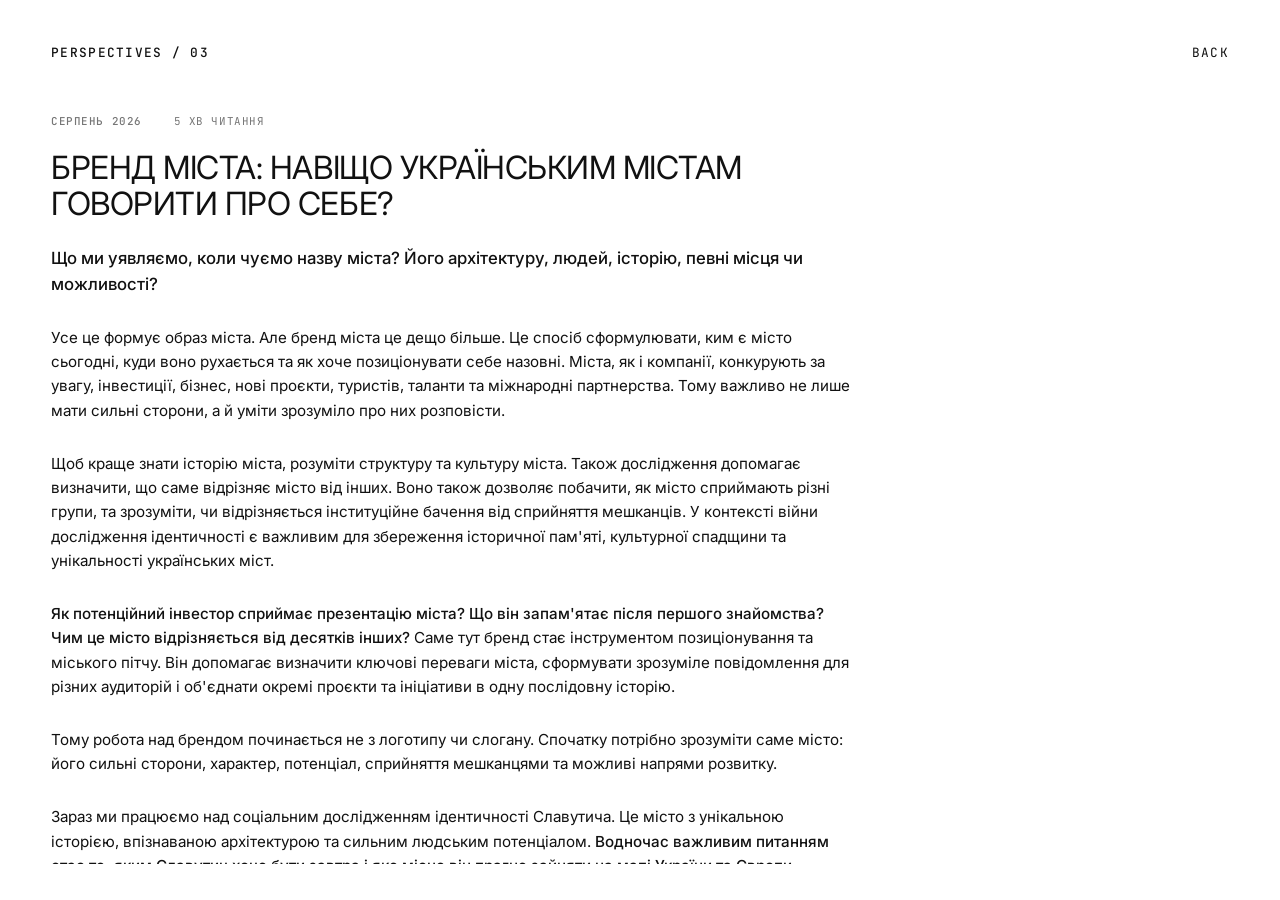
<file: city-branding-using-your-exact-css2.html>
<!DOCTYPE html>
<html lang="uk">
<head>
<meta charset="UTF-8">
<meta name="viewport" content="width=device-width, initial-scale=1.0">
<title>Бренд міста: навіщо українським містам говорити про себе? — R/A</title>
<link rel="preconnect" href="https://fonts.googleapis.com">
<link rel="preconnect" href="https://fonts.gstatic.com" crossorigin>
<link href="https://fonts.googleapis.com/css2?family=Inter:wght@300;400;500;600&family=JetBrains+Mono:wght@300;400;500&display=swap" rel="stylesheet">
<link rel="stylesheet" href="../styles.css">

<style>
/* Article uses the existing site's content-overlay system exactly:
   .content-overlay -> .overlay-header -> .overlay-body -> .perspective-post */
.article-page {
    position: fixed;
    inset: 0;
    background: var(--bg-color);
    z-index: 1000;
    display: flex;
    flex-direction: column;
    padding: 4vh 4vw;
    overflow: hidden;
}

.article-page .overlay-header {
    flex: 0 0 auto;
    margin-bottom: 5vh;
}

.article-page .overlay-body {
    flex: 1 1 auto;
    overflow-y: auto;
    padding-bottom: 4vh;
}

.article-content {
    max-width: 800px;
    display: flex;
    flex-direction: column;
    gap: 1.2rem;
}

.article-content .post-meta {
    margin-bottom: .2rem;
}

.article-content .post-title {
    margin-bottom: .3rem;
}

.article-text {
    font-size: .95rem;
    line-height: 1.6;
    color: var(--text-color);
}

.article-text p {
    margin: 0 0 1.8rem;
}

.article-text p:last-child {
    margin-bottom: 0;
}

.article-text .lead {
    font-size: 1.05rem;
    line-height: 1.55;
}

.article-text strong {
    font-weight: 500;
    color: var(--text-color);
}

.article-end {
    margin-top: 3vh;
    padding-top: 2vh;
    border-top: 1px solid var(--grid-color);
    font-family: var(--font-mono);
    font-size: .68rem;
    letter-spacing: .05em;
    color: var(--text-muted);
}

@media (max-width: 768px) {
    .article-page {
        padding: 3vh 6vw;
    }

    .article-page .overlay-header {
        margin-bottom: 4vh;
    }

    .article-content {
        gap: .8rem;
    }

    .article-text {
        font-size: .92rem;
    }

    .article-text .lead {
        font-size: 1rem;
    }
}
</style>
</head>

<body>

<div id="custom-cursor"></div>
<div id="custom-cursor-dot"></div>

<div class="grid-container">
    <div class="grid-line"></div><div class="grid-line"></div><div class="grid-line"></div>
    <div class="grid-line"></div><div class="grid-line"></div><div class="grid-line"></div>
    <div class="grid-line"></div><div class="grid-line"></div><div class="grid-line"></div>
    <div class="grid-line"></div><div class="grid-line"></div><div class="grid-line"></div>
</div>

<header class="header">
    <a href="../index.html" class="header-logo">R/A</a>

    <button class="theme-toggle" id="theme-toggle" aria-label="Toggle Theme">
        <svg class="sun-icon" viewBox="0 0 24 24" width="20" height="20" stroke="currentColor" stroke-width="2" fill="none" stroke-linecap="round" stroke-linejoin="round">
            <circle cx="12" cy="12" r="5"></circle>
            <line x1="12" y1="1" x2="12" y2="3"></line>
            <line x1="12" y1="21" x2="12" y2="23"></line>
            <line x1="4.22" y1="4.22" x2="5.64" y2="5.64"></line>
            <line x1="18.36" y1="18.36" x2="19.78" y2="19.78"></line>
            <line x1="1" y1="12" x2="3" y2="12"></line>
            <line x1="21" y1="12" x2="23" y2="12"></line>
            <line x1="4.22" y1="19.78" x2="5.64" y2="18.36"></line>
            <line x1="18.36" y1="5.64" x2="19.78" y2="4.22"></line>
        </svg>
        <svg class="moon-icon" viewBox="0 0 24 24" width="20" height="20" stroke="currentColor" stroke-width="2" fill="none" stroke-linecap="round" stroke-linejoin="round">
            <path d="M21 12.79A9 9 0 1 1 11.21 3 7 7 0 0 0 21 12.79z"></path>
        </svg>
    </button>

    <div class="header-right">
        <div class="lang-switch">
            <button class="lang-btn" data-lang="en">EN</button>
            <span class="lang-separator">/</span>
            <button class="lang-btn active" data-lang="ua">UA</button>
        </div>
        <button class="menu-toggle" id="menu-toggle" aria-label="Open Menu">
            <span class="menu-text">MENU</span>
        </button>
    </div>
</header>

<main class="article-page">

    <div class="overlay-header">
        <span class="overlay-title" id="overlay-title">PERSPECTIVES / 03</span>

        <a href="../index.html"
           class="overlay-close"
           style="text-decoration:none;"
           aria-label="Back">
            <span class="close-text" id="close-text">BACK</span>
        </a>
    </div>

    <div class="overlay-body">
        <article class="article-content">

            <div class="post-meta">
                <span class="post-date" id="date">СЕРПЕНЬ 2026</span>
                <span id="read">5 ХВ ЧИТАННЯ</span>
            </div>

            <h1 class="post-title" id="title">
                БРЕНД МІСТА: НАВІЩО УКРАЇНСЬКИМ МІСТАМ ГОВОРИТИ ПРО СЕБЕ?
            </h1>

            <div class="article-text">

                <p class="lead">
                    <strong>Що ми уявляємо, коли чуємо назву міста? Його архітектуру, людей, історію, певні місця чи можливості?</strong>
                </p>

                <p>
                    Усе це формує образ міста. Але бренд міста це дещо більше. Це спосіб сформулювати, ким є місто сьогодні, куди воно рухається та як хоче позиціонувати себе назовні.
                    Міста, як і компанії, конкурують за увагу, інвестиції, бізнес, нові проєкти, туристів, таланти та міжнародні партнерства.
                    Тому важливо не лише мати сильні сторони, а й уміти зрозуміло про них розповісти.
                </p>

                <p>
                    Щоб краще знати історію міста, розуміти структуру та культуру міста. Також дослідження допомагає визначити, що саме відрізняє місто від інших.
                    Воно також дозволяє побачити, як місто сприймають різні групи, та зрозуміти, чи відрізняється інституційне бачення від сприйняття мешканців.
                    У контексті війни дослідження ідентичності є важливим для збереження історичної пам'яті, культурної спадщини та унікальності українських міст.
                </p>

                <p>
                    <strong>Як потенційний інвестор сприймає презентацію міста? Що він запам'ятає після першого знайомства? Чим це місто відрізняється від десятків інших?</strong>
                    Саме тут бренд стає інструментом позиціонування та міського пітчу.
                    Він допомагає визначити ключові переваги міста, сформувати зрозуміле повідомлення для різних аудиторій і об'єднати окремі проєкти та ініціативи в одну послідовну історію.
                </p>

                <p>
                    Тому робота над брендом починається не з логотипу чи слогану.
                    Спочатку потрібно зрозуміти саме місто: його сильні сторони, характер, потенціал, сприйняття мешканцями та можливі напрями розвитку.
                </p>

                <p>
                    Зараз ми працюємо над соціальним дослідженням ідентичності Славутича.
                    Це місто з унікальною історією, впізнаваною архітектурою та сильним людським потенціалом.
                    <strong>Водночас важливим питанням стає те, яким Славутич хоче бути завтра і яке місце він прагне зайняти на мапі України та Європи.</strong>
                </p>

                <p>
                    Через дослідження, опитування та партисипативні воркшопи ми вивчаємо, як місто сприймають його мешканці, які цінності вони з ним пов'язують, які місця формують його характер та які можливості можуть стати основою майбутнього позиціонування.
                </p>

                <p>
                    Завдання бренду допомогти перетворити ці переваги на зрозумілу пропозицію: чому тут варто жити, працювати, створювати проєкти, інвестувати та будувати партнерства.
                    Тому сильний бренд міста — це не просто приваблива айдентика, а спільне розуміння того, у чому унікальність міста, які його переваги, як воно хоче позиціонувати себе та чому люди, бізнес і партнери мають обрати саме його.
                </p>

            </div>

            <div class="article-end">END OF ARTICLE</div>

        </article>
    </div>
</main>

<script>
const translations = {
    ua: {
        overlay: "PERSPECTIVES / 03",
        close: "BACK",
        date: "СЕРПЕНЬ 2026",
        read: "5 ХВ ЧИТАННЯ",
        title: "БРЕНД МІСТА: НАВІЩО УКРАЇНСЬКИМ МІСТАМ ГОВОРИТИ ПРО СЕБЕ?"
    },
    en: {
        overlay: "PERSPECTIVES / 03",
        close: "BACK",
        date: "AUGUST 2026",
        read: "5 MIN READ",
        title: "CITY BRANDING: WHY SHOULD UKRAINIAN CITIES TALK ABOUT THEMSELVES?"
    }
};

document.querySelectorAll(".lang-btn").forEach(btn => {
    btn.addEventListener("click", () => {
        const lang = btn.dataset.lang;
        const t = translations[lang];

        document.documentElement.lang = lang === "ua" ? "uk" : "en";
        document.getElementById("overlay-title").textContent = t.overlay;
        document.getElementById("close-text").textContent = t.close;
        document.getElementById("date").textContent = t.date;
        document.getElementById("read").textContent = t.read;
        document.getElementById("title").textContent = t.title;

        document.querySelectorAll(".lang-btn").forEach(b =>
            b.classList.toggle("active", b === btn)
        );

        localStorage.setItem("language", lang);
    });
});

const savedLanguage = localStorage.getItem("language") || "ua";
document.querySelector(`.lang-btn[data-lang="${savedLanguage}"]`).click();

const themeToggle = document.getElementById("theme-toggle");

if (localStorage.getItem("theme") === "dark") {
    document.body.setAttribute("data-theme", "dark");
}

themeToggle.addEventListener("click", () => {
    const dark = document.body.getAttribute("data-theme") === "dark";

    if (dark) {
        document.body.removeAttribute("data-theme");
        localStorage.setItem("theme", "light");
    } else {
        document.body.setAttribute("data-theme", "dark");
        localStorage.setItem("theme", "dark");
    }
});

/* Same cursor behavior as the portfolio */
const cursor = document.getElementById("custom-cursor");
const dot = document.getElementById("custom-cursor-dot");

document.addEventListener("mousemove", e => {
    cursor.style.left = e.clientX + "px";
    cursor.style.top = e.clientY + "px";
    dot.style.left = e.clientX + "px";
    dot.style.top = e.clientY + "px";
});

document.querySelectorAll("a, button").forEach(el => {
    el.addEventListener("mouseenter", () => document.body.classList.add("clickable-hover"));
    el.addEventListener("mouseleave", () => document.body.classList.remove("clickable-hover"));
});
</script>

</body>
</html>
</file>
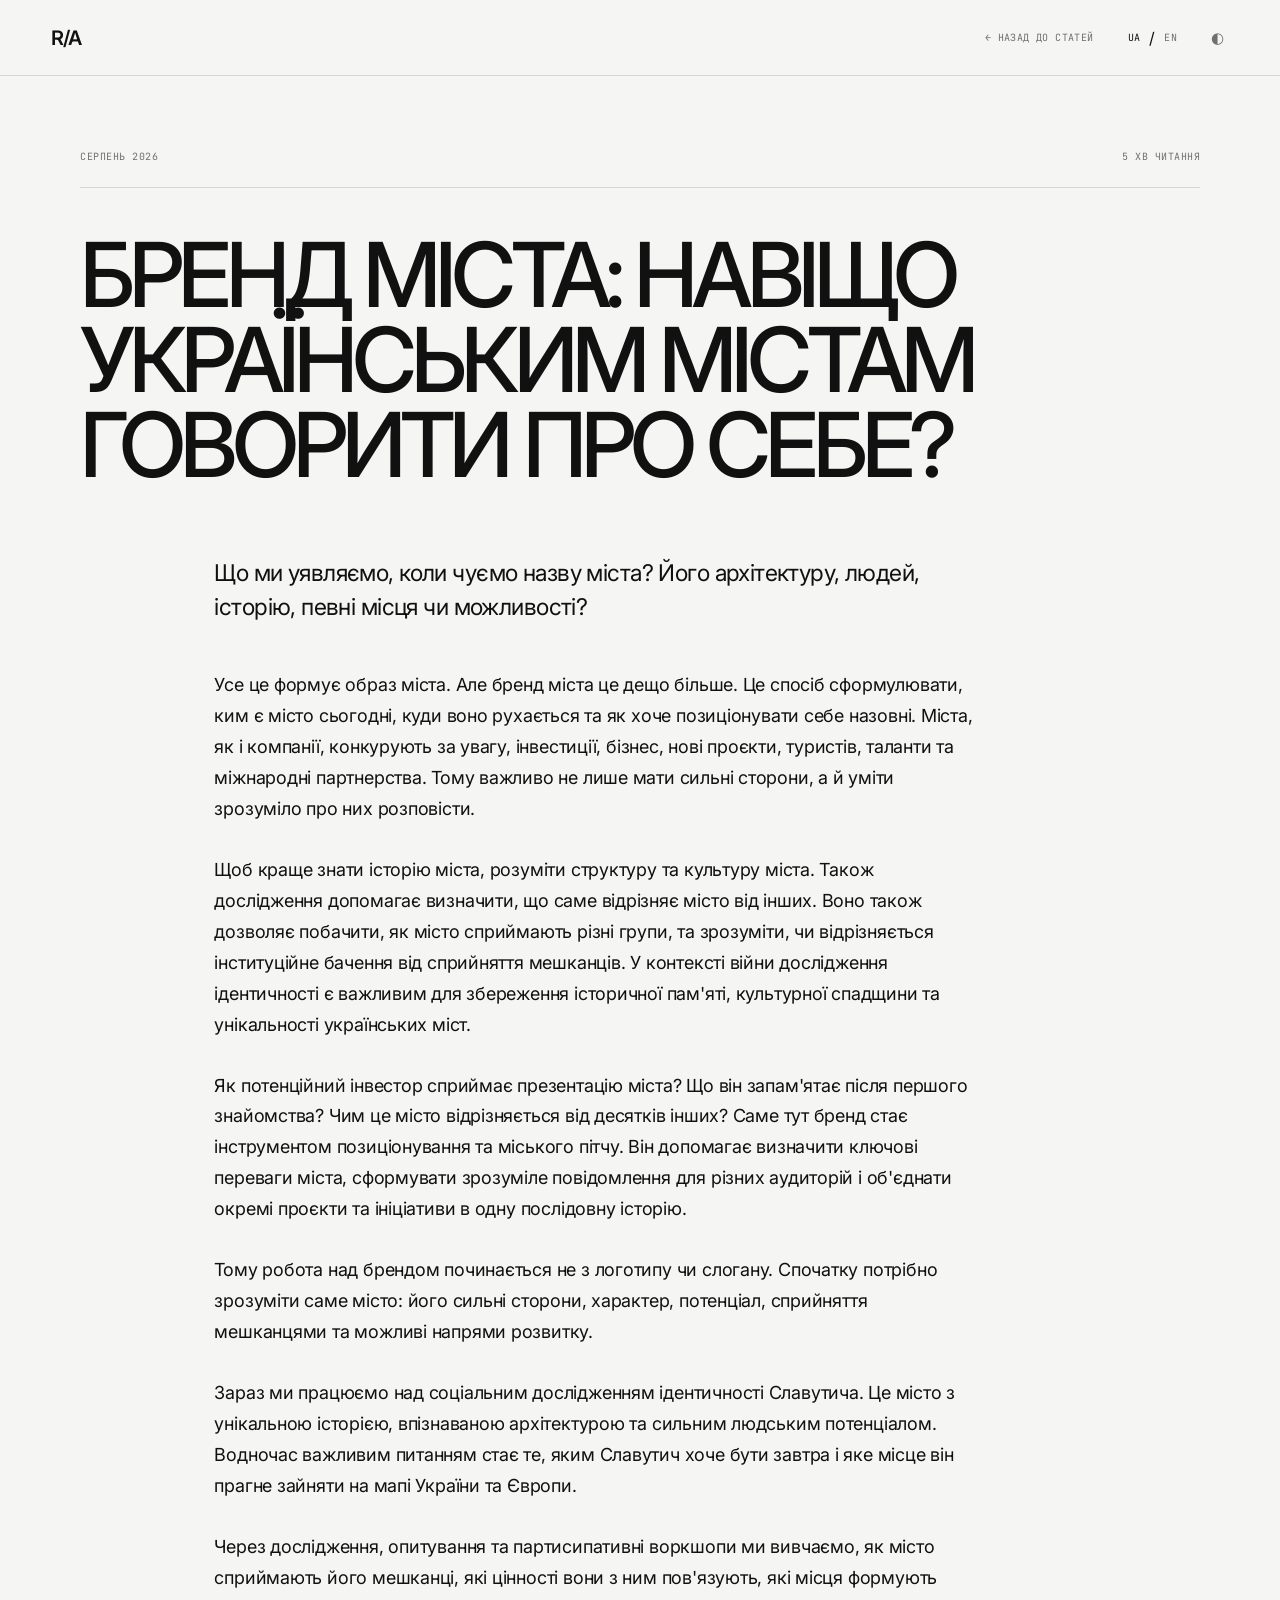
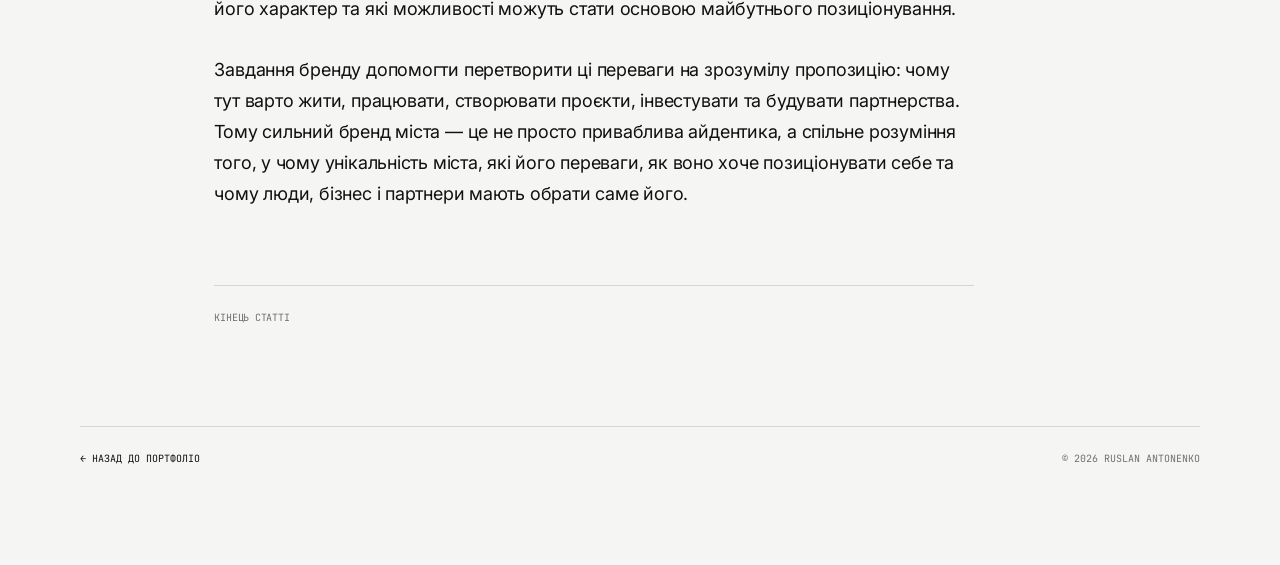
<file: city-branding.html>
<!DOCTYPE html>
<html lang="uk">
<head>
    <meta charset="UTF-8">
    <meta name="viewport" content="width=device-width, initial-scale=1.0">
    <meta name="description" content="Бренд міста: навіщо українським містам говорити про себе? — Ruslan Antonenko">
    <title>Бренд міста — Ruslan Antonenko</title>

    <link rel="preconnect" href="https://fonts.googleapis.com">
    <link rel="preconnect" href="https://fonts.gstatic.com" crossorigin>
    <link href="https://fonts.googleapis.com/css2?family=Inter:wght@300;400;500;600&family=JetBrains+Mono:wght@300;400;500&display=swap" rel="stylesheet">

    <style>
        :root {
            --bg: #f5f5f3;
            --text: #111;
            --muted: #70706d;
            --line: #d5d5d2;
            --accent: #003cff;
        }

        body[data-theme="dark"] {
            --bg: #111;
            --text: #f2f2f0;
            --muted: #999;
            --line: #333;
            --accent: #5575ff;
        }

        * { box-sizing: border-box; }

        html { scroll-behavior: smooth; }

        body {
            margin: 0;
            background: var(--bg);
            color: var(--text);
            font-family: Inter, Arial, sans-serif;
            transition: background .3s ease, color .3s ease;
        }

        header {
            position: fixed;
            top: 0;
            left: 0;
            right: 0;
            z-index: 10;
            height: 76px;
            display: flex;
            align-items: center;
            justify-content: space-between;
            padding: 0 4vw;
            border-bottom: 1px solid var(--line);
            background: color-mix(in srgb, var(--bg) 92%, transparent);
            backdrop-filter: blur(12px);
        }

        .logo {
            color: var(--text);
            text-decoration: none;
            font-size: 20px;
            font-weight: 600;
            letter-spacing: -.05em;
        }

        .header-right {
            display: flex;
            align-items: center;
            gap: 26px;
        }

        .back,
        .lang button,
        .theme {
            border: 0;
            background: none;
            color: var(--muted);
            cursor: pointer;
            font-family: "JetBrains Mono", monospace;
            font-size: 10px;
            letter-spacing: .04em;
            text-transform: uppercase;
            text-decoration: none;
            padding: 4px;
        }

        .back:hover,
        .lang button.active,
        .lang button:hover {
            color: var(--text);
        }

        .lang {
            display: flex;
            align-items: center;
            gap: 5px;
        }

        .theme {
            font-size: 15px;
        }

        main {
            width: min(1120px, 90vw);
            margin: 0 auto;
            padding: 150px 0 100px;
        }

        .meta {
            display: flex;
            justify-content: space-between;
            border-bottom: 1px solid var(--line);
            padding-bottom: 24px;
            font-family: "JetBrains Mono", monospace;
            font-size: 10px;
            letter-spacing: .05em;
            text-transform: uppercase;
            color: var(--muted);
        }

        h1 {
            max-width: 1000px;
            margin: 44px 0 70px;
            font-size: clamp(44px, 7vw, 92px);
            line-height: .95;
            letter-spacing: -.065em;
            font-weight: 500;
        }

        article {
            max-width: 760px;
            margin-left: 12%;
            font-size: 18px;
            line-height: 1.72;
            letter-spacing: -.012em;
        }

        article p {
            margin: 0 0 30px;
        }

        article p:first-child {
            font-size: 23px;
            line-height: 1.45;
            letter-spacing: -.025em;
            margin-bottom: 46px;
        }

        article strong {
            font-weight: 600;
        }

        .article-end {
            margin-top: 75px;
            padding-top: 24px;
            border-top: 1px solid var(--line);
            font-family: "JetBrains Mono", monospace;
            font-size: 10px;
            line-height: 1.6;
            color: var(--muted);
            text-transform: uppercase;
        }

        footer {
            margin-top: 100px;
            padding-top: 25px;
            border-top: 1px solid var(--line);
            display: flex;
            justify-content: space-between;
            font-family: "JetBrains Mono", monospace;
            font-size: 10px;
            text-transform: uppercase;
            color: var(--muted);
        }

        footer a {
            color: var(--text);
            text-decoration: none;
        }

        footer a:hover { color: var(--accent); }

        @media (max-width: 700px) {
            header {
                height: 64px;
                padding: 0 5vw;
            }

            .header-right { gap: 10px; }

            .back { font-size: 9px; }

            main {
                width: 90vw;
                padding-top: 110px;
            }

            .meta {
                gap: 20px;
            }

            h1 {
                margin-top: 35px;
                margin-bottom: 50px;
                font-size: clamp(42px, 13vw, 70px);
            }

            article {
                margin-left: 0;
                font-size: 16px;
                line-height: 1.7;
            }

            article p:first-child {
                font-size: 20px;
            }

            footer {
                gap: 20px;
                align-items: flex-start;
            }
        }
    </style>
</head>

<body>

<header>
    <a href="../index.html" class="logo">R/A</a>

    <div class="header-right">
        <a href="../index.html" class="back" data-i18n="back">← НАЗАД ДО СТАТЕЙ</a>

        <div class="lang">
            <button class="active" data-lang="ua">UA</button>
            <span>/</span>
            <button data-lang="en">EN</button>
        </div>

        <button class="theme" id="theme-toggle" aria-label="Toggle theme">◐</button>
    </div>
</header>

<main>
    <div class="meta">
        <span data-i18n="date">СЕРПЕНЬ 2026</span>
        <span data-i18n="read">5 ХВ ЧИТАННЯ</span>
    </div>

    <h1 data-i18n="title">БРЕНД МІСТА: НАВІЩО УКРАЇНСЬКИМ МІСТАМ ГОВОРИТИ ПРО СЕБЕ?</h1>

    <article>

        <p data-i18n="p1">
            <strong>Що ми уявляємо, коли чуємо назву міста? Його архітектуру, людей, історію, певні місця чи можливості?</strong>
        </p>

        <p data-i18n="p2">
            Усе це формує образ міста. Але бренд міста це дещо більше. Це спосіб сформулювати, ким є місто сьогодні, куди воно рухається та як хоче позиціонувати себе назовні.
            Міста, як і компанії, конкурують за увагу, інвестиції, бізнес, нові проєкти, туристів, таланти та міжнародні партнерства. Тому важливо не лише мати сильні сторони, а й уміти зрозуміло про них розповісти.
        </p>

        <p data-i18n="p3">
            Щоб краще знати історію міста, розуміти структуру та культуру міста. Також дослідження допомагає визначити, що саме відрізняє місто від інших. Воно також дозволяє побачити, як місто сприймають різні групи, та зрозуміти, чи відрізняється інституційне бачення від сприйняття мешканців. У контексті війни дослідження ідентичності є важливим для збереження історичної пам'яті, культурної спадщини та унікальності українських міст.
        </p>

        <p data-i18n="p4">
            <strong>Як потенційний інвестор сприймає презентацію міста? Що він запам'ятає після першого знайомства? Чим це місто відрізняється від десятків інших?</strong>
            Саме тут бренд стає інструментом позиціонування та міського пітчу. Він допомагає визначити ключові переваги міста, сформувати зрозуміле повідомлення для різних аудиторій і об'єднати окремі проєкти та ініціативи в одну послідовну історію.
        </p>

        <p data-i18n="p5">
            Тому робота над брендом починається не з логотипу чи слогану. Спочатку потрібно зрозуміти саме місто: його сильні сторони, характер, потенціал, сприйняття мешканцями та можливі напрями розвитку.
        </p>

        <p data-i18n="p6">
            Зараз ми працюємо над соціальним дослідженням ідентичності Славутича. Це місто з унікальною історією, впізнаваною архітектурою та сильним людським потенціалом. <strong>Водночас важливим питанням стає те, яким Славутич хоче бути завтра і яке місце він прагне зайняти на мапі України та Європи.</strong>
        </p>

        <p data-i18n="p7">
            Через дослідження, опитування та партисипативні воркшопи ми вивчаємо, як місто сприймають його мешканці, які цінності вони з ним пов'язують, які місця формують його характер та які можливості можуть стати основою майбутнього позиціонування.
        </p>

        <p data-i18n="p8">
            Завдання бренду допомогти перетворити ці переваги на зрозумілу пропозицію: чому тут варто жити, працювати, створювати проєкти, інвестувати та будувати партнерства.
            Тому сильний бренд міста — це не просто приваблива айдентика, а спільне розуміння того, у чому унікальність міста, які його переваги, як воно хоче позиціонувати себе та чому люди, бізнес і партнери мають обрати саме його.
        </p>

        <div class="article-end" data-i18n="end">
            КІНЕЦЬ СТАТТІ
        </div>
    </article>

    <footer>
        <a href="../index.html" data-i18n="backFooter">← НАЗАД ДО ПОРТФОЛІО</a>
        <span>© 2026 RUSLAN ANTONENKO</span>
    </footer>
</main>

<script>
    const content = {
        ua: {
            back: "← НАЗАД ДО СТАТЕЙ",
            date: "СЕРПЕНЬ 2026",
            read: "5 ХВ ЧИТАННЯ",
            title: "БРЕНД МІСТА: НАВІЩО УКРАЇНСЬКИМ МІСТАМ ГОВОРИТИ ПРО СЕБЕ?",
            p1: "Що ми уявляємо, коли чуємо назву міста? Його архітектуру, людей, історію, певні місця чи можливості?",
            p2: "Усе це формує образ міста. Але бренд міста це дещо більше. Це спосіб сформулювати, ким є місто сьогодні, куди воно рухається та як хоче позиціонувати себе назовні. Міста, як і компанії, конкурують за увагу, інвестиції, бізнес, нові проєкти, туристів, таланти та міжнародні партнерства. Тому важливо не лише мати сильні сторони, а й уміти зрозуміло про них розповісти.",
            p3: "Щоб краще знати історію міста, розуміти структуру та культуру міста. Також дослідження допомагає визначити, що саме відрізняє місто від інших. Воно також дозволяє побачити, як місто сприймають різні групи, та зрозуміти, чи відрізняється інституційне бачення від сприйняття мешканців. У контексті війни дослідження ідентичності є важливим для збереження історичної пам'яті, культурної спадщини та унікальності українських міст.",
            p4: "Як потенційний інвестор сприймає презентацію міста? Що він запам'ятає після першого знайомства? Чим це місто відрізняється від десятків інших? Саме тут бренд стає інструментом позиціонування та міського пітчу. Він допомагає визначити ключові переваги міста, сформувати зрозуміле повідомлення для різних аудиторій і об'єднати окремі проєкти та ініціативи в одну послідовну історію.",
            p5: "Тому робота над брендом починається не з логотипу чи слогану. Спочатку потрібно зрозуміти саме місто: його сильні сторони, характер, потенціал, сприйняття мешканцями та можливі напрями розвитку.",
            p6: "Зараз ми працюємо над соціальним дослідженням ідентичності Славутича. Це місто з унікальною історією, впізнаваною архітектурою та сильним людським потенціалом. Водночас важливим питанням стає те, яким Славутич хоче бути завтра і яке місце він прагне зайняти на мапі України та Європи.",
            p7: "Через дослідження, опитування та партисипативні воркшопи ми вивчаємо, як місто сприймають його мешканці, які цінності вони з ним пов'язують, які місця формують його характер та які можливості можуть стати основою майбутнього позиціонування.",
            p8: "Завдання бренду допомогти перетворити ці переваги на зрозумілу пропозицію: чому тут варто жити, працювати, створювати проєкти, інвестувати та будувати партнерства. Тому сильний бренд міста — це не просто приваблива айдентика, а спільне розуміння того, у чому унікальність міста, які його переваги, як воно хоче позиціонувати себе та чому люди, бізнес і партнери мають обрати саме його.",
            end: "КІНЕЦЬ СТАТТІ",
            backFooter: "← НАЗАД ДО ПОРТФОЛІО"
        },
        en: {
            back: "← BACK TO ARTICLES",
            date: "AUGUST 2026",
            read: "5 MIN READ",
            title: "CITY BRANDING: WHY SHOULD UKRAINIAN CITIES TALK ABOUT THEMSELVES?",
            p1: "What do we imagine when we hear the name of a city? Its architecture, people, history, particular places or opportunities?",
            p2: "All of this shapes the image of a city. But a city brand is something more. It is a way to formulate who the city is today, where it is heading and how it wants to position itself externally. Cities, like companies, compete for attention, investment, business, new projects, tourists, talent and international partnerships. Therefore, it is important not only to have strong sides, but also to be able to communicate them clearly.",
            p3: "Research helps us better understand a city's history, structure and culture. It also helps identify what distinguishes one city from others. It allows us to see how different groups perceive the city and understand whether the institutional vision differs from residents' perceptions. In the context of war, identity research is important for preserving historical memory, cultural heritage and the uniqueness of Ukrainian cities.",
            p4: "How does a potential investor perceive a city's presentation? What will they remember after the first introduction? What makes this city different from dozens of others? This is where branding becomes a tool for positioning and the city's pitch. It helps identify key advantages, formulate a clear message for different audiences and connect individual projects and initiatives into one coherent story.",
            p5: "That is why work on a brand does not begin with a logo or slogan. First, it is necessary to understand the city itself: its strengths, character, potential, residents' perceptions and possible directions of development.",
            p6: "We are currently working on social research into the identity of Slavutych. It is a city with a unique history, recognizable architecture and strong human potential. At the same time, an important question is what Slavutych wants to become tomorrow and what place it wants to occupy on the map of Ukraine and Europe.",
            p7: "Through research, surveys and participatory workshops, we are exploring how residents perceive the city, what values they associate with it, which places shape its character and which opportunities could form the basis for its future positioning.",
            p8: "The role of a brand is to turn these advantages into a clear proposition: why it is worth living, working, creating projects, investing and building partnerships here. A strong city brand is therefore not simply attractive visual identity, but a shared understanding of what makes the city unique, what its advantages are, how it wants to position itself and why people, businesses and partners should choose it.",
            end: "END OF ARTICLE",
            backFooter: "← BACK TO PORTFOLIO"
        }
    };

    function setLanguage(lang) {
        const t = content[lang];
        document.documentElement.lang = lang === "ua" ? "uk" : "en";

        document.querySelectorAll("[data-i18n]").forEach(el => {
            const key = el.dataset.i18n;
            if (t[key]) el.textContent = t[key];
        });

        localStorage.setItem("language", lang);

        document.querySelectorAll(".lang button").forEach(btn => {
            btn.classList.toggle("active", btn.dataset.lang === lang);
        });
    }

    document.querySelectorAll(".lang button").forEach(btn => {
        btn.addEventListener("click", () => setLanguage(btn.dataset.lang));
    });

    const savedLanguage = localStorage.getItem("language") || "ua";
    setLanguage(savedLanguage);

    const themeToggle = document.getElementById("theme-toggle");
    if (localStorage.getItem("theme") === "dark") {
        document.body.dataset.theme = "dark";
    }

    themeToggle.addEventListener("click", () => {
        if (document.body.dataset.theme === "dark") {
            delete document.body.dataset.theme;
            localStorage.setItem("theme", "light");
        } else {
            document.body.dataset.theme = "dark";
            localStorage.setItem("theme", "dark");
        }
    });
</script>

</body>
</html>
</file>
<file: styles.css>
/* 
   RUSLAN ANTONENKO PORTFOLIO WEBSITE
   Core Design System and Styles
*/

/* ----------------------------------------------------
   1. VARIABLES & SYSTEM DEFAULTS
---------------------------------------------------- */
:root {
    /* Color Palette - Light Mode (Default) */
    --bg-color: #ffffff;
    --text-color: #111111;
    --text-muted: #767676;
    --accent-color: #003cff;
    --grid-color: #e8e8e6;
    --glow-color: rgba(0, 60, 255, 0.12);
    --panel-backdrop: rgba(0, 0, 0, 0.3);
    --selection-bg: #003cff;
    --selection-color: #ffffff;

    /* Fonts */
    --font-sans: 'Inter', -apple-system, BlinkMacSystemFont, "Segoe UI", Roboto, sans-serif;
    --font-mono: 'JetBrains Mono', 'Space Mono', monospace;

    /* Cursor */
    --cursor-size: 40px;
    --cursor-dot-size: 6px;

    /* Gallery spacing */
    --gallery-gap: 40px; /* desktop default */
}

[data-theme="dark"] {
    /* Color Palette - Dark Mode */
    --bg-color: #0c0c0e;
    --text-color: #f5f5f7;
    --text-muted: #8e8e93;
    --accent-color: #0055ff;
    --grid-color: #1a1a1f;
    --glow-color: rgba(0, 85, 255, 0.25);
    --panel-backdrop: rgba(0, 0, 0, 0.6);
    --selection-bg: #0055ff;
    --selection-color: #ffffff;
}

* {
    margin: 0;
    padding: 0;
    box-sizing: border-box;
    -webkit-font-smoothing: antialiased;
    -moz-osx-font-smoothing: grayscale;
}

html, body {
    width: 100%;
    height: auto;
    overflow-y: auto; /* enable page scrolling */
    background-color: var(--bg-color);
    color: var(--text-color);
    font-family: var(--font-sans);
    transition: background-color 0.8s cubic-bezier(0.85, 0, 0.15, 1), color 0.8s cubic-bezier(0.85, 0, 0.15, 1);
    scroll-behavior: smooth;
}

::selection {
    background-color: var(--selection-bg);
    color: var(--selection-color);
}

/* Hide Default Scrollbar because the page is single-viewport, 
   but define smooth scroll in case content overflows on mobile */
body {
    position: relative;
    cursor: none; /* Hide default cursor to use custom premium cursor */
}

/* ----------------------------------------------------
   2. CUSTOM CURSOR
---------------------------------------------------- */
#custom-cursor {
    width: var(--cursor-size);
    height: var(--cursor-size);
    border: 1px solid var(--accent-color);
    border-radius: 50%;
    position: fixed;
    transform: translate(-50%, -50%) scale(1);
    pointer-events: none;
    z-index: 9999;
    transition: transform 0.15s ease-out, border-color 0.3s;
    opacity: 0;
}

#custom-cursor-dot {
    width: var(--cursor-dot-size);
    height: var(--cursor-dot-size);
    background-color: var(--accent-color);
    border-radius: 50%;
    position: fixed;
    transform: translate(-50%, -50%);
    pointer-events: none;
    z-index: 9999;
    opacity: 0;
}

/* Cursor interactions */
body:hover #custom-cursor,
body:hover #custom-cursor-dot {
    opacity: 1;
}

.clickable-hover #custom-cursor {
    transform: translate(-50%, -50%) scale(1.6);
    background-color: rgba(0, 60, 255, 0.05);
    border-color: var(--accent-color);
}

[data-theme="dark"] .clickable-hover #custom-cursor {
    background-color: rgba(0, 85, 255, 0.08);
}

.copyable-hover #custom-cursor {
    transform: translate(-50%, -50%) scale(1.4);
    border-style: dashed;
}

/* ----------------------------------------------------
   3. BACKGROUND GRID SYSTEM
---------------------------------------------------- */
.grid-container {
    display: grid;
    grid-template-columns: repeat(12, 1fr);
    position: fixed;
    top: 0;
    left: 0;
    width: 100vw;
    height: 100vh;
    pointer-events: none;
    z-index: 1;
    padding: 0 4vw;
}

.grid-line {
    border-right: 1px solid var(--grid-color);
    height: 100%;
    opacity: 0.6;
    transition: border-color 0.8s cubic-bezier(0.85, 0, 0.15, 1);
}

.grid-line:last-child {
    border-right: none;
}

/* ----------------------------------------------------
   4. INTERACTIVE PHYSICS CANVAS
---------------------------------------------------- */
#physics-canvas {
    position: fixed;
    top: 0;
    left: 0;
    width: 100vw;
    height: 100vh;
    z-index: 2;
    pointer-events: none;
}

/* ----------------------------------------------------
   5. HEADER NAVIGATION
---------------------------------------------------- */
.header {
    position: fixed;
    top: 0;
    left: 0;
    width: 100vw;
    display: flex;
    justify-content: space-between;
    align-items: center;
    padding: 4vh 4vw;
    z-index: 10;
    font-family: var(--font-mono);
    font-size: 0.8rem;
    letter-spacing: 0.1em;
}

.header-logo {
    font-weight: 500;
    cursor: pointer;
    font-size: 0.9rem;
    position: relative;
    padding: 0.5rem 0;
}

.header-logo::after {
    content: '';
    position: absolute;
    bottom: 0;
    left: 0;
    width: 0;
    height: 1px;
    background-color: var(--text-color);
    transition: width 0.3s cubic-bezier(0.16, 1, 0.3, 1);
}

.header-logo:hover::after {
    width: 100%;
}

.header-right {
    display: flex;
    align-items: center;
    gap: 2.2rem;
}

.theme-toggle {
    background: none;
    border: none;
    outline: none;
    color: var(--text-color);
    cursor: pointer;
    width: 32px;
    height: 32px;
    display: flex;
    align-items: center;
    justify-content: center;
    border-radius: 50%;
    transition: background-color 0.3s, transform 0.5s cubic-bezier(0.16, 1, 0.3, 1);
    position: absolute;
    left: 50%;
    transform: translateX(-50%);
}

.theme-toggle:hover {
    background-color: var(--grid-color);
    transform: translateX(-50%) rotate(30deg);
}

.lang-switch {
    display: flex;
    align-items: center;
    gap: 0.4rem;
    font-family: var(--font-mono);
    font-size: 0.8rem;
    letter-spacing: 0.1em;
}

.lang-btn {
    background: none;
    border: none;
    outline: none;
    color: var(--text-muted);
    cursor: pointer;
    padding: 0;
    line-height: 1;
    font-size: inherit;
    font-family: inherit;
    letter-spacing: inherit;
    transition: color 0.3s;
}

.lang-btn:hover {
    color: var(--text-color);
}

.lang-btn.active {
    color: var(--text-color);
    font-weight: 500;
}

.lang-separator {
    color: var(--grid-color);
    user-select: none;
    line-height: 1;
}

.sun-icon {
    display: none;
}

.moon-icon {
    display: block;
}

[data-theme="dark"] .sun-icon {
    display: block;
}

[data-theme="dark"] .moon-icon {
    display: none;
}

.menu-toggle {
    background: none;
    border: none;
    color: var(--text-color);
    cursor: pointer;
    font-family: var(--font-mono);
    font-size: 0.8rem;
    letter-spacing: 0.1em;
    padding: 0.5rem 0 0.5rem 1rem;
    overflow: hidden;
    position: relative;
}

.menu-toggle .menu-text {
    display: inline-block;
    transition: transform 0.3s cubic-bezier(0.16, 1, 0.3, 1);
}

.menu-toggle:hover .menu-text {
    transform: translateY(-110%);
}

.menu-toggle::after {
    content: 'OPEN';
    position: absolute;
    left: 1rem;
    top: 100%;
    color: var(--accent-color);
    transition: transform 0.3s cubic-bezier(0.16, 1, 0.3, 1);
}

.menu-toggle:hover::after {
    transform: translateY(-210%);
}

/* ----------------------------------------------------
   6. HERO MAIN CONTENT
---------------------------------------------------- */
.main-content {
    display: grid;
    grid-template-columns: repeat(12, 1fr);
    height: 100vh;
    padding: 0 4vw;
    align-items: center;
    position: relative;
    z-index: 3;
}

.hero-text-section {
    grid-column: 1 / 8;
    display: flex;
    flex-direction: column;
    z-index: 5;
    pointer-events: none; /* Make overlay elements clickable */
}

.hero-text-section > * {
    pointer-events: auto; /* Re-enable pointer events for actual interactive components */
}

.hero-name {
    font-size: clamp(3rem, 7.5vw, 6.8rem);
    font-weight: 400;
    line-height: 0.92;
    letter-spacing: -0.035em;
    text-transform: none;
    margin-bottom: 5vh;
}

/* Word & Character Hover Effect */
.word-wrapper {
    display: inline-block;
    white-space: nowrap;
}

.char-span {
    display: inline-block;
    transition: transform 0.3s cubic-bezier(0.16, 1, 0.3, 1), color 0.3s;
}

.char-span:hover {
    transform: translateY(-5px) skewX(-5deg);
    color: var(--accent-color);
}

/* Metadata Row layout */
.metadata-row {
    display: flex;
    flex-wrap: wrap;
    gap: 4.5rem;
    margin-top: 1vh;
}

.meta-item {
    display: flex;
    flex-direction: column;
    gap: 0.6rem;
    font-family: var(--font-mono);
    font-size: 0.72rem;
    letter-spacing: 0.05em;
}

.meta-label {
    color: var(--text-muted);
    font-weight: 400;
}

.meta-value {
    font-weight: 500;
    position: relative;
}

.link-style {
    color: var(--accent-color);
    position: relative;
    padding-bottom: 2px;
}

.link-style::after {
    content: '';
    position: absolute;
    bottom: 0;
    left: 0;
    width: 100%;
    height: 1px;
    background-color: var(--accent-color);
    transform: scaleX(1);
    transform-origin: left;
    transition: transform 0.4s cubic-bezier(0.16, 1, 0.3, 1);
}

.meta-item:hover .link-style::after {
    transform: scaleX(0);
    transform-origin: right;
}

/* Tooltip copy indication */
.copyable {
    position: relative;
}

.tooltip {
    position: absolute;
    bottom: 125%;
    left: 50%;
    transform: translateX(-50%) translateY(5px);
    background-color: var(--text-color);
    color: var(--bg-color);
    padding: 0.4rem 0.8rem;
    font-family: var(--font-mono);
    font-size: 0.6rem;
    white-space: nowrap;
    border-radius: 2px;
    opacity: 0;
    pointer-events: none;
    transition: opacity 0.3s, transform 0.3s cubic-bezier(0.16, 1, 0.3, 1);
    box-shadow: 0 4px 12px rgba(0, 0, 0, 0.1);
}

.copyable:hover .tooltip {
    opacity: 1;
    transform: translateX(-50%) translateY(0);
}

/* 3D Visual Area */
.visual-wrapper {
    grid-column: 8 / 13;
    display: flex;
    justify-content: center;
    align-items: center;
    z-index: 4;
    perspective: 1500px;
}

.parallax-container {
    position: relative;
    width: 80%;
    max-width: 380px;
    aspect-ratio: 1;
    transform-style: preserve-3d;
    transition: transform 0.25s cubic-bezier(0.25, 1, 0.5, 1);
    display: flex;
    justify-content: center;
    align-items: center;
}

.crumpled-foil-img {
    width: 100%;
    height: 100%;
    object-fit: contain;
    transform: translateZ(30px);
    pointer-events: auto;
    filter: drop-shadow(0 20px 40px rgba(0, 0, 0, 0.08));
    animation: idleFloat 6s ease-in-out infinite;
    /* Opacity starts at 0 so JS can replace transparency seamlessly first */
    opacity: 0;
    transition: opacity 0.5s ease;
}

.glow-shadow {
    position: absolute;
    width: 70%;
    height: 70%;
    background: radial-gradient(circle, var(--glow-color) 0%, rgba(0,0,0,0) 70%);
    border-radius: 50%;
    transform: translateZ(-20px) scale(1);
    pointer-events: none;
    transition: background 0.8s, transform 0.3s;
}

@keyframes idleFloat {
    0%, 100% {
        transform: translateZ(30px) translateY(0) rotate(0deg);
    }
    50% {
        transform: translateZ(30px) translateY(-12px) rotate(1.5deg);
    }
}

/* ----------------------------------------------------
   7. FOOTER ACTION
---------------------------------------------------- */
.footer {
    position: fixed;
    bottom: 0;
    left: 0;
    width: 100vw;
    display: flex;
    justify-content: flex-end;
    padding: 4vh 4vw;
    z-index: 10;
}

.start-project-btn {
    background: none;
    border: none;
    color: var(--text-color);
    font-family: var(--font-mono);
    font-size: 0.8rem;
    letter-spacing: 0.1em;
    cursor: pointer;
    display: flex;
    align-items: center;
    gap: 0.8rem;
    padding: 0.5rem 0;
    position: relative;
    overflow: hidden;
}

.start-project-btn svg {
    transition: transform 0.4s cubic-bezier(0.16, 1, 0.3, 1);
}

.start-project-btn:hover svg {
    transform: translateX(5px);
    color: var(--accent-color);
}

.start-project-btn::after {
    content: '';
    position: absolute;
    bottom: 0;
    left: 0;
    width: 100%;
    height: 1px;
    background-color: var(--text-color);
    transform: scaleX(0);
    transform-origin: right;
    transition: transform 0.4s cubic-bezier(0.16, 1, 0.3, 1);
}

.start-project-btn:hover::after {
    transform: scaleX(1);
    transform-origin: left;
    background-color: var(--accent-color);
}

/* ----------------------------------------------------
   8. FULL-SCREEN NAV OVERLAY MENU
---------------------------------------------------- */
.menu-overlay {
    position: fixed;
    top: 0;
    left: 0;
    width: 100vw;
    height: 100vh;
    background-color: var(--text-color);
    color: var(--bg-color);
    z-index: 999;
    transform: translateY(-100%);
    transition: transform 0.8s cubic-bezier(0.85, 0, 0.15, 1);
    display: flex;
    flex-direction: column;
    justify-content: space-between;
    padding: 4vh 4vw;
}

.menu-overlay.active {
    transform: translateY(0);
}

.menu-header {
    display: flex;
    justify-content: space-between;
    align-items: center;
    font-family: var(--font-mono);
    font-size: 0.8rem;
    letter-spacing: 0.1em;
}

.white-logo {
    color: var(--bg-color);
}

.menu-close {
    background: none;
    border: none;
    color: var(--bg-color);
    cursor: pointer;
    font-family: var(--font-mono);
    font-size: 0.8rem;
    letter-spacing: 0.1em;
    padding: 0.5rem 0 0.5rem 1rem;
    overflow: hidden;
    position: relative;
}

.menu-close .menu-text {
    display: inline-block;
    transition: transform 0.3s cubic-bezier(0.16, 1, 0.3, 1);
}

.menu-close:hover .menu-text {
    transform: translateY(-110%);
}

.menu-close::after {
    content: 'CLOSE';
    position: absolute;
    left: 1rem;
    top: 100%;
    color: var(--accent-color);
    transition: transform 0.3s cubic-bezier(0.16, 1, 0.3, 1);
}

.menu-close:hover::after {
    transform: translateY(-210%);
}

.menu-content {
    flex-grow: 1;
    display: flex;
    flex-direction: column;
    justify-content: center;
    padding: 4vh 0;
}

.menu-nav {
    display: flex;
    flex-direction: column;
    gap: 1.5rem;
}

.menu-link {
    color: var(--bg-color);
    font-size: clamp(2.5rem, 6vw, 5.5rem);
    font-weight: 300;
    text-decoration: none;
    letter-spacing: -0.02em;
    line-height: 1;
    display: flex;
    align-items: flex-end;
    width: fit-content;
    transform: translateY(50px);
    opacity: 0;
    transition: transform 0.5s cubic-bezier(0.16, 1, 0.3, 1), opacity 0.5s, color 0.3s;
}

.menu-overlay.active .menu-link {
    transform: translateY(0);
    opacity: 1;
}

.menu-overlay.active .menu-link:nth-child(1) { transition-delay: 0.2s; }
.menu-overlay.active .menu-link:nth-child(2) { transition-delay: 0.3s; }
.menu-overlay.active .menu-link:nth-child(3) { transition-delay: 0.4s; }
.menu-overlay.active .menu-link:nth-child(4) { transition-delay: 0.5s; }

.link-num {
    font-family: var(--font-mono);
    font-size: 1rem;
    margin-right: 1.5rem;
    margin-bottom: clamp(0.5rem, 1.5vw, 1.2rem);
    color: var(--accent-color);
    letter-spacing: 0.05em;
}

.menu-link:hover {
    color: var(--accent-color);
    transform: translateX(15px);
}

.menu-footer {
    display: flex;
    justify-content: space-between;
    flex-wrap: wrap;
    gap: 2.5rem;
    border-top: 1px solid rgba(255, 255, 255, 0.1);
    padding-top: 4vh;
}

.menu-footer-col {
    display: flex;
    flex-direction: column;
    gap: 0.5rem;
    font-family: var(--font-mono);
    font-size: 0.7rem;
    letter-spacing: 0.05em;
}

.menu-meta-label {
    color: rgba(255, 255, 255, 0.4);
    margin-bottom: 0.2rem;
}

.menu-meta-link {
    color: var(--bg-color);
    text-decoration: none;
    transition: color 0.3s;
}

.menu-meta-link:hover {
    color: var(--accent-color);
}

.menu-meta-value {
    color: var(--bg-color);
}

/* ----------------------------------------------------
   9. CONTACT PANEL SLIDE-OUT
---------------------------------------------------- */
.contact-panel {
    position: fixed;
    top: 0;
    right: 0;
    width: 500px;
    max-width: 100vw;
    height: 100vh;
    background-color: var(--bg-color);
    border-left: 1px solid var(--grid-color);
    z-index: 1001;
    transform: translateX(100%);
    transition: transform 0.6s cubic-bezier(0.85, 0, 0.15, 1);
    padding: 6vh 4vw;
    display: flex;
    flex-direction: column;
    box-shadow: -10px 0 30px rgba(0, 0, 0, 0.05);
}

.contact-panel.active {
    transform: translateX(0);
}

.panel-header {
    display: flex;
    justify-content: space-between;
    align-items: center;
    margin-bottom: 8vh;
}

.panel-header h3 {
    font-family: var(--font-mono);
    font-size: 0.9rem;
    font-weight: 500;
    letter-spacing: 0.1em;
}

.panel-close {
    background: none;
    border: none;
    color: var(--text-color);
    cursor: pointer;
    padding: 0.5rem;
    transition: transform 0.3s;
}

.panel-close:hover {
    transform: rotate(90deg);
}

.contact-form {
    display: flex;
    flex-direction: column;
    gap: 3.5rem;
    flex-grow: 1;
}

.form-group {
    position: relative;
    display: flex;
    flex-direction: column;
}

.form-group input,
.form-group textarea {
    background: none;
    border: none;
    border-bottom: 1px solid var(--text-muted);
    font-family: var(--font-sans);
    font-size: 1rem;
    color: var(--text-color);
    padding: 0.6rem 0;
    width: 100%;
    outline: none;
    transition: border-color 0.4s;
    cursor: none; /* Keep using custom cursor */
}

.form-group label {
    position: absolute;
    left: 0;
    top: 0.6rem;
    font-family: var(--font-mono);
    font-size: 0.75rem;
    letter-spacing: 0.05em;
    color: var(--text-muted);
    pointer-events: none;
    transition: transform 0.3s cubic-bezier(0.16, 1, 0.3, 1), color 0.3s;
}

.form-group input:focus ~ label,
.form-group input:not(:placeholder-shown) ~ label,
.form-group textarea:focus ~ label,
.form-group textarea:not(:placeholder-shown) ~ label {
    transform: translateY(-1.5rem) scale(0.85);
    transform-origin: left;
    color: var(--accent-color);
}

.line-border {
    position: absolute;
    bottom: 0;
    left: 0;
    width: 100%;
    height: 1px;
    background-color: var(--accent-color);
    transform: scaleX(0);
    transition: transform 0.4s cubic-bezier(0.16, 1, 0.3, 1);
}

.form-group input:focus ~ .line-border,
.form-group textarea:focus ~ .line-border {
    transform: scaleX(1);
}

.form-group textarea {
    resize: none;
}

.submit-btn {
    align-self: flex-start;
    background: none;
    border: none;
    color: var(--text-color);
    font-family: var(--font-mono);
    font-size: 0.8rem;
    letter-spacing: 0.1em;
    cursor: pointer;
    display: flex;
    align-items: center;
    gap: 0.8rem;
    padding: 0.8rem 0;
    position: relative;
    overflow: hidden;
}

.submit-btn::after {
    content: '';
    position: absolute;
    bottom: 0;
    left: 0;
    width: 100%;
    height: 1px;
    background-color: var(--accent-color);
    transform: scaleX(0);
    transform-origin: right;
    transition: transform 0.4s cubic-bezier(0.16, 1, 0.3, 1);
}

.submit-btn:hover::after {
    transform: scaleX(1);
    transform-origin: left;
}

.submit-btn svg {
    transition: transform 0.4s cubic-bezier(0.16, 1, 0.3, 1);
}

.submit-btn:hover svg {
    transform: translate(3px, -3px);
    color: var(--accent-color);
}

.form-success-message {
    display: none;
    flex-direction: column;
    align-items: center;
    justify-content: center;
    gap: 1.5rem;
    text-align: center;
    flex-grow: 1;
    color: var(--accent-color);
}

.form-success-message p {
    font-family: var(--font-sans);
    color: var(--text-color);
    font-size: 1rem;
    max-width: 300px;
    line-height: 1.6;
}

.panel-backdrop {
    position: fixed;
    top: 0;
    left: 0;
    width: 100vw;
    height: 100vh;
    background-color: var(--panel-backdrop);
    z-index: 1000;
    opacity: 0;
    pointer-events: none;
    transition: opacity 0.6s ease;
    backdrop-filter: blur(5px);
}

.panel-backdrop.active {
    opacity: 1;
    pointer-events: auto;
}

/* ----------------------------------------------------
   10. RESPONSIVE DESIGN MEDIA QUERIES
---------------------------------------------------- */
@media (max-width: 1024px) {
    .main-content {
        grid-template-columns: 1fr;
        padding-top: 15vh;
        padding-bottom: 12vh;
        height: auto;
        min-height: 100vh;
        overflow-y: auto;
    }

    .hero-text-section {
        grid-column: 1 / 13;
        margin-bottom: 6vh;
    }

    .visual-wrapper {
        grid-column: 1 / 13;
        justify-content: flex-start;
        padding-left: 2vw;
    }

    .parallax-container {
        width: 60%;
        max-width: 280px;
    }

    .grid-container {
        grid-template-columns: repeat(6, 1fr);
    }
    
    .grid-line:nth-child(n+7) {
        display: none;
    }
}

@media (max-width: 768px) {
    .header {
        padding: 3vh 6vw;
    }
    
    .grid-container {
        padding: 0 6vw;
    }
    
    .main-content {
        padding: 12vh 6vw 10vh 6vw;
    }

    .hero-name {
        margin-bottom: 4vh;
    }

    .metadata-row {
        gap: 2rem;
        flex-direction: column;
    }
    
    .meta-item {
        gap: 0.3rem;
    }

    .visual-wrapper {
        padding-left: 0;
        margin-top: 2vh;
    }

    .parallax-container {
        width: 70%;
        max-width: 230px;
    }

    .footer {
        padding: 3vh 6vw;
    }
    
    .menu-overlay {
        padding: 3vh 6vw;
    }

    .menu-footer {
        flex-direction: column;
        gap: 1.5rem;
        padding-top: 2vh;
    }

    #custom-cursor, #custom-cursor-dot {
        display: none; /* Disable custom cursor on mobile touch screens */
    }
    
    body {
        cursor: auto;
    }
    
    .form-group input,
    .form-group textarea {
        cursor: auto;
    }

    /* Stack param rows on small screens so values don't overlap */
    .param-row {
        grid-template-columns: 1fr; /* label above value */
    }
    .param-label {
        margin-bottom: 0.25rem;
    }
}

/* ----------------------------------------------------
   11. FLOATING PROJECT PREVIEW CARD
---------------------------------------------------- */
.floating-preview {
    position: fixed;
    pointer-events: none;
    z-index: 998;
    display: flex;
    flex-direction: column;
    width: 220px;
    background-color: var(--bg-color);
    border: 1px solid var(--grid-color);
    padding: 12px;
    box-shadow: 0 15px 35px rgba(0, 0, 0, 0.08);
    opacity: 0;
    transform: translate(-50%, -120%) scale(0.9);
    transition: opacity 0.3s ease, transform 0.3s cubic-bezier(0.16, 1, 0.3, 1), background-color 0.8s, border-color 0.8s;
}

.floating-preview.active {
    opacity: 1;
    transform: translate(-50%, -120%) scale(1);
}

.preview-img-container {
    width: 100%;
    aspect-ratio: 4 / 5;
    overflow: hidden;
    background-color: var(--grid-color);
    margin-bottom: 10px;
    border: 1px solid var(--grid-color);
}

.preview-img-container img {
    width: 100%;
    height: 100%;
    object-fit: cover;
}

.preview-details {
    display: flex;
    gap: 8px;
    font-family: var(--font-mono);
    font-size: 0.68rem;
    letter-spacing: 0.05em;
}

.preview-num {
    color: var(--accent-color);
    font-weight: 500;
}

.preview-title {
    font-weight: 500;
    color: var(--text-color);
    text-transform: uppercase;
}

/* ----------------------------------------------------
   12. PROJECT DETAIL MODAL (FULL-SCREEN)
---------------------------------------------------- */
.project-modal {
    position: fixed;
    top: 0;
    left: 0;
    width: 100vw;
    height: 100vh;
    background-color: var(--bg-color);
    z-index: 1002;
    transform: translateY(100%);
    transition: transform 0.8s cubic-bezier(0.85, 0, 0.15, 1), background-color 0.8s;
    display: flex;
    flex-direction: column;
    padding: 4vh 4vw;
overflow-y: auto; /* enable scrolling inside modal */
}

.project-modal.active {
    transform: translateY(0);
}

.modal-header {
    display: flex;
    justify-content: space-between;
    align-items: center;
    font-family: var(--font-mono);
    font-size: 0.8rem;
    letter-spacing: 0.1em;
    margin-bottom: 5vh;
}

.modal-project-idx {
    font-weight: 500;
}

.modal-close {
    background: none;
    border: none;
    color: var(--text-color);
    cursor: pointer;
    font-family: var(--font-mono);
    font-size: 0.8rem;
    letter-spacing: 0.1em;
    padding: 0.5rem 0 0.5rem 1rem;
    overflow: hidden;
    position: relative;
}

.modal-close .close-text {
    display: inline-block;
    transition: transform 0.3s cubic-bezier(0.16, 1, 0.3, 1);
}

.modal-close:hover .close-text {
    transform: translateY(-110%);
}

.modal-close::after {
    content: 'CLOSE';
    position: absolute;
    left: 1rem;
    top: 100%;
    color: var(--accent-color);
    transition: transform 0.3s cubic-bezier(0.16, 1, 0.3, 1);
}

.modal-close:hover::after {
    transform: translateY(-210%);
}

.modal-body {
    flex-grow: 1;
    display: grid;
    grid-template-columns: repeat(12, 1fr);
    gap: 4vw;
    overflow: visible; /* allow modal content to expand and enable parent scrolling */
    padding-bottom: 2vh;
    align-items: start; /* ensure left column (details) aligns to top */
}

.modal-details-col {
    grid-column: 1 / 6;
    display: flex;
    flex-direction: column;
   justify-content: flex-start; /* align content to the top */
   align-items: flex-start; /* ensure children start at left */
   overflow: visible; /* allow details to flow with page scroll */
   padding-right: 2vw;
   padding-top: 0;
}

/* Hide scrollbar for layout cleanliness */
.modal-details-col::-webkit-scrollbar {
    display: none;
}

.modal-project-title {
    font-size: clamp(2rem, 4.5vw, 4.2rem);
    font-weight: 400;
    line-height: 0.95;
    letter-spacing: -0.035em;
    margin-bottom: 4vh;
}

.modal-project-desc {
    font-size: 0.95rem;
    line-height: 1.6;
    color: var(--text-muted);
    margin-bottom: 5vh;
    max-width: 90%;
}

.project-params-list {
    display: flex;
    flex-direction: column;
    gap: 1.2rem;
    border-top: 1px solid var(--grid-color);
    padding-top: 4vh;
    transition: border-color 0.8s;
}

.param-row {
    display: grid;
    grid-template-columns: 120px 1fr; /* fixed label column, flexible value column */
    gap: 1rem;
    align-items: start;
    font-family: var(--font-mono);
    font-size: 0.72rem;
    letter-spacing: 0.05em;
}

.param-value {
    font-weight: 500;
    white-space: normal; /* allow wrapping */
    word-break: break-word;
    overflow-wrap: anywhere;
}

.param-label {
    color: var(--text-muted);
}

.param-value {
    font-weight: 500;
    color: var(--text-color);
}

.modal-visuals-col {
    grid-column: 6 / 13;
    display: flex;
    flex-direction: column;
    justify-content: flex-start;
    align-items: center; /* center gallery and modal image horizontally */
    height: auto;
    overflow: visible; /* allow visuals column to grow and be scrollable by page */
}

.modal-img-wrapper {
    width: 100%;
    max-width: 720px; /* match gallery width */
    height: auto;
    overflow: hidden;
    background-color: var(--grid-color);
    border: 1px solid var(--grid-color);
    display: flex;
    justify-content: center;
    align-items: center;
    transition: border-color 0.8s, background-color 0.8s;
    position: relative;
    margin-bottom: var(--gallery-gap); /* equal spacing between main image and gallery */
}

.modal-img-wrapper img {
    width: 100%;
    height: 100%;
    object-fit: cover;
    transition: transform 0.8s cubic-bezier(0.16, 1, 0.3, 1);
}

.modal-img-wrapper:hover img {
    transform: none; /* disable modal image hover zoom */
}

/* Project gallery: thumbnails, lazy load, lightbox */
.project-gallery {
    width: 100%;
    max-width: 720px; /* unify gallery width */
    margin: 2rem auto 0 auto; /* centered vertical column */
    display: flex;
    flex-direction: column;
    gap: 0.6rem;
}

.modal-img-wrapper {
    max-width: 720px; /* match gallery width for alignment */
    margin: 0 auto;
}

.gallery-controls {
    display: flex;
    justify-content: flex-end;
    align-items: center;
}

.gallery-filters {
    display: flex;
    gap: 0.5rem;
}

.filter-btn {
    background: none;
    border: 1px solid var(--grid-color);
    padding: 6px 10px;
    font-family: var(--font-mono);
    font-size: 0.72rem;
    color: var(--text-muted);
    cursor: pointer;
    border-radius: 3px;
}

.filter-btn.active {
    border-color: var(--accent-color);
    color: var(--accent-color);
}

.gallery-viewport {
    width: 100%;
    height: auto; /* flow naturally with page content */
    overflow: visible;
    scroll-behavior: smooth;
    padding-bottom: 0;
}

.thumbnails {
    display: block; /* strict vertical flow */
    padding: 0;
}

.thumbnails > figure {
    width: 100%;
    max-width: 720px; /* constrain each figure to gallery width */
    margin: 0 auto var(--gallery-gap) auto; /* center each figure horizontally */
    display: block;
}

/* Initial hidden state for reveal animation */
.thumbnails > figure, .thumbnails > .thumb-btn {
    transform: translateY(12px);
    opacity: 0;
    transition: transform 0.6s cubic-bezier(0.16,1,0.3,1), opacity 0.6s;
    scroll-snap-align: start;
    width: 100%;
    display: block;
}

/* Figures flow normally in a vertical column with consistent spacing */
.thumbnails > figure {
    margin: 0;
    padding: 0;
    width: 100%;
}

.reveal {
    transform: translateY(0) !important;
    opacity: 1 !important;
}

/* Each thumbnail now becomes a full-width block inside the gallery container */
.thumb-btn, .thumb-figure {
    background: none;
    border: none;
    width: 100%;
    display: block;
    margin: 0 auto;
    cursor: default; /* remove pointer cursor on gallery items */
    padding: 0;
}

.thumb-img, .thumb-figure img, .vertical-img {
    width: 100%;
    height: auto; /* preserve aspect ratio */
    object-fit: contain;
    display: block;
    border: 1px solid var(--grid-color);
    transition: none; /* no hover transform */
}

.thumb-btn:hover .thumb-img,
.thumb-figure:hover img,
.vertical-img:hover {
    transform: none; /* disable hover zoom */
    box-shadow: none; /* remove hover shadow */
    cursor: default; /* disable pointer cursor on images */
}

.thumb-caption, .thumb-figure figcaption {
    font-family: var(--font-mono);
    font-size: 0.78rem;
    color: var(--text-muted);
    margin-top: 8px;
}

@media (max-width: 1024px) {
    --gallery-gap: 32px;
    .thumbnails { gap: 32px; }
}

@media (max-width: 768px) {
    --gallery-gap: 24px;
    .thumbnails { gap: 24px; }
    .thumb-caption, .thumb-figure figcaption { font-size: 0.78rem; }
}

/* Lightbox */
.lightbox {
    position: fixed;
    inset: 0;
    display: flex;
    justify-content: center;
    align-items: center;
    background: rgba(0,0,0,0.75);
    opacity: 0;
    visibility: hidden;
    transition: opacity 0.25s ease;
    z-index: 2000;
    padding: 4vh 4vw;
}

.lightbox.open {
    opacity: 1;
    visibility: visible;
}

.lightbox-inner {
    position: relative;
    max-width: 1100px;
    width: 100%;
    display: flex;
    flex-direction: column;
    gap: 1rem;
    align-items: center;
}

.lightbox-img {
    max-width: 100%;
    max-height: 78vh;
    object-fit: contain;
    transition: transform 0.3s ease;
    touch-action: pan-y pinch-zoom;
}

.lightbox-img.zoomed {
    transform: scale(2);
}

.lightbox-caption {
    color: #fff;
    font-family: var(--font-mono);
    font-size: 0.9rem;
    opacity: 0.95;
    text-align: center;
}

.lightbox-close {
    position: absolute;
    right: 0.2rem;
    top: -2.4rem;
    background: none;
    border: none;
    color: #fff;
    font-size: 2.2rem;
    cursor: pointer;
}

.lightbox-zoom {
    background: rgba(255,255,255,0.06);
    border: 1px solid rgba(255,255,255,0.08);
    color: #fff;
    padding: 6px 10px;
    border-radius: 3px;
    cursor: pointer;
}

/* Mobile tweaks */
@media (max-width: 768px) {
    .gallery-viewport { height: 160px; }
    .thumb-btn { width: 120px; flex: 0 0 120px; }
    .thumb-img { height: 90px; }
}

/* Stacked vertical images */
.stacked-images {
    width: 100%;
    max-width: 800px;
    display: flex;
    flex-direction: column;
    gap: 1.25rem;
    margin-top: 1.5rem;
    scroll-behavior: smooth; /* smooth scroll behavior for anchor links */
}

.stacked-figure {
    display: block;
    margin: 0;
    border: 1px solid var(--grid-color);
    overflow: hidden;
    background: var(--grid-color);
    transform: translateY(12px);
    opacity: 0;
    transition: transform 0.6s cubic-bezier(0.16,1,0.3,1), opacity 0.6s;
}

.stacked-figure.reveal {
    transform: translateY(0);
    opacity: 1;
}

.stacked-img {
    width: 100%;
    height: auto;
    display: block;
}

.stacked-caption {
    padding: 0.6rem 0.8rem;
    font-family: var(--font-mono);
    font-size: 0.8rem;
    color: var(--text-muted);
}

/* Reveal state for lazy-loaded images */
img.loaded + .stacked-caption, img.loaded {
    /* ensures caption/readability once image loads */
}

@media (max-width: 768px) {
    .stacked-images { gap: 1rem; }
}

/* ----------------------------------------------------
   13. PROJECT HOVER CURSOR STATES
---------------------------------------------------- */
.project-hover #custom-cursor {
    width: 50px;
    height: 50px;
    background-color: var(--accent-color);
    border-color: var(--accent-color);
    display: flex;
    align-items: center;
    justify-content: center;
}

.project-hover #custom-cursor::after {
    content: attr(data-text);
    color: var(--bg-color);
    font-family: var(--font-mono);
    font-size: 0.52rem;
    font-weight: 600;
    letter-spacing: 0.1em;
}

.project-hover #custom-cursor-dot {
    opacity: 0;
}

/* ----------------------------------------------------
   14. RESPONSIVE MODAL OVERWRITES
---------------------------------------------------- */
@media (max-width: 1024px) {
    .project-modal {
        overflow-y: auto;
        padding: 10vh 6vw 6vh 6vw;
    }
    
    .modal-body {
        grid-template-columns: 1fr;
        overflow: visible;
        gap: 6vh;
    }
    
    .modal-details-col {
        grid-column: 1 / 13;
        overflow: visible;
        padding-right: 0;
    }
    
    .modal-visuals-col {
        grid-column: 1 / 13;
        height: auto;
    }
    
    .modal-img-wrapper {
        height: auto;
        aspect-ratio: 4 / 3;
    }
}

/* ----------------------------------------------------
   15. CONTENT OVERLAY (SELECTED WORKS, PERSPECTIVES)
---------------------------------------------------- */
.content-overlay {
    position: fixed;
    top: 0;
    left: 0;
    width: 100vw;
    height: 100vh;
    background-color: var(--bg-color);
    z-index: 1000; /* Just below main contact panel but above default pages */
    transform: translateY(100%);
    transition: transform 0.8s cubic-bezier(0.85, 0, 0.15, 1), background-color 0.8s;
    display: flex;
    flex-direction: column;
    padding: 4vh 4vw;
    overflow: hidden;
}

.content-overlay.active {
    transform: translateY(0);
}

.overlay-header {
    display: flex;
    justify-content: space-between;
    align-items: center;
    font-family: var(--font-mono);
    font-size: 0.8rem;
    letter-spacing: 0.1em;
    margin-bottom: 5vh;
}

.overlay-title {
    font-weight: 500;
}

.overlay-close {
    background: none;
    border: none;
    color: var(--text-color);
    cursor: pointer;
    font-family: var(--font-mono);
    font-size: 0.8rem;
    letter-spacing: 0.1em;
    padding: 0.5rem 0 0.5rem 1rem;
    overflow: hidden;
    position: relative;
}

.overlay-close .close-text {
    display: inline-block;
    transition: transform 0.3s cubic-bezier(0.16, 1, 0.3, 1);
}

.overlay-close:hover .close-text {
    transform: translateY(-110%);
}

.overlay-close::after {
    content: 'CLOSE';
    position: absolute;
    left: 1rem;
    top: 100%;
    color: var(--accent-color);
    transition: transform 0.3s cubic-bezier(0.16, 1, 0.3, 1);
}

.overlay-close:hover::after {
    transform: translateY(-210%);
}

.overlay-body {
    flex-grow: 1;
    overflow-y: auto;
    padding-bottom: 4vh;
}

.overlay-body::-webkit-scrollbar {
    width: 6px;
}

.overlay-body::-webkit-scrollbar-track {
    background: transparent;
}

.overlay-body::-webkit-scrollbar-thumb {
    background-color: var(--grid-color);
    border-radius: 3px;
}

/* ----------------------------------------------------
   16. SELECTED WORKS LIST STYLING
---------------------------------------------------- */
.works-grid {
    display: flex;
    flex-direction: column;
    border-top: 1px solid var(--grid-color);
    transition: border-color 0.8s;
}

.work-item {
    display: flex;
    justify-content: space-between;
    align-items: center;
    padding: 4.5vh 0;
    border-bottom: 1px solid var(--grid-color);
    transition: transform 0.4s cubic-bezier(0.16, 1, 0.3, 1), border-color 0.4s;
}

.work-item:hover {
    transform: translateX(15px);
    border-color: var(--text-color);
}

.work-num {
    font-family: var(--font-mono);
    font-size: 0.8rem;
    color: var(--accent-color);
    width: 6%;
}

.work-info {
    display: flex;
    flex-direction: column;
    gap: 0.4rem;
    flex-grow: 1;
}

.work-title {
    font-size: clamp(1.4rem, 3.2vw, 2.6rem);
    font-weight: 400;
    letter-spacing: -0.025em;
    line-height: 1;
    text-transform: uppercase;
    transition: color 0.3s;
}

.work-item:hover .work-title {
    color: var(--accent-color);
}

.work-category {
    font-family: var(--font-mono);
    font-size: 0.68rem;
    color: var(--text-muted);
    letter-spacing: 0.05em;
}

.work-year {
    font-family: var(--font-mono);
    font-size: 0.78rem;
    color: var(--text-color);
}

/* ----------------------------------------------------
   17. PERSPECTIVES BLOG STYLING
---------------------------------------------------- */
.perspectives-list {
    display: flex;
    flex-direction: column;
    gap: 8vh;
    padding-top: 2vh;
}

.perspective-post {
    max-width: 800px;
    display: flex;
    flex-direction: column;
    gap: 1.2rem;
    border-bottom: 1px solid var(--grid-color);
    padding-bottom: 6vh;
    transition: border-color 0.8s;
}

.post-meta {
    display: flex;
    gap: 2rem;
    font-family: var(--font-mono);
    font-size: 0.68rem;
    letter-spacing: 0.05em;
    color: var(--text-muted);
}

.post-date {
    font-weight: 500;
}

.post-title {
    font-size: clamp(1.4rem, 2.5vw, 2.2rem);
    font-weight: 400;
    line-height: 1.1;
    letter-spacing: -0.015em;
    color: var(--text-color);
}

.post-excerpt {
    font-size: 0.95rem;
    line-height: 1.6;
    color: var(--text-muted);
}

.post-read-link {
    font-family: var(--font-mono);
    font-size: 0.75rem;
    letter-spacing: 0.05em;
    color: var(--accent-color);
    text-decoration: none;
    font-weight: 500;
    transition: transform 0.3s;
    width: fit-content;
}

.post-read-link:hover {
    transform: translateX(5px);
}

/* Responsive tweaks for works and perspectives */
@media (max-width: 768px) {
    .work-item {
        padding: 3vh 0;
    }
    
    .work-num {
        width: 12%;
    }
    
    .works-grid {
        margin-top: 1vh;
    }
    
    .perspectives-list {
        gap: 6vh;
    }
    
    .perspective-post {
        padding-bottom: 4vh;
        gap: 0.8rem;
    }
}
</file>
